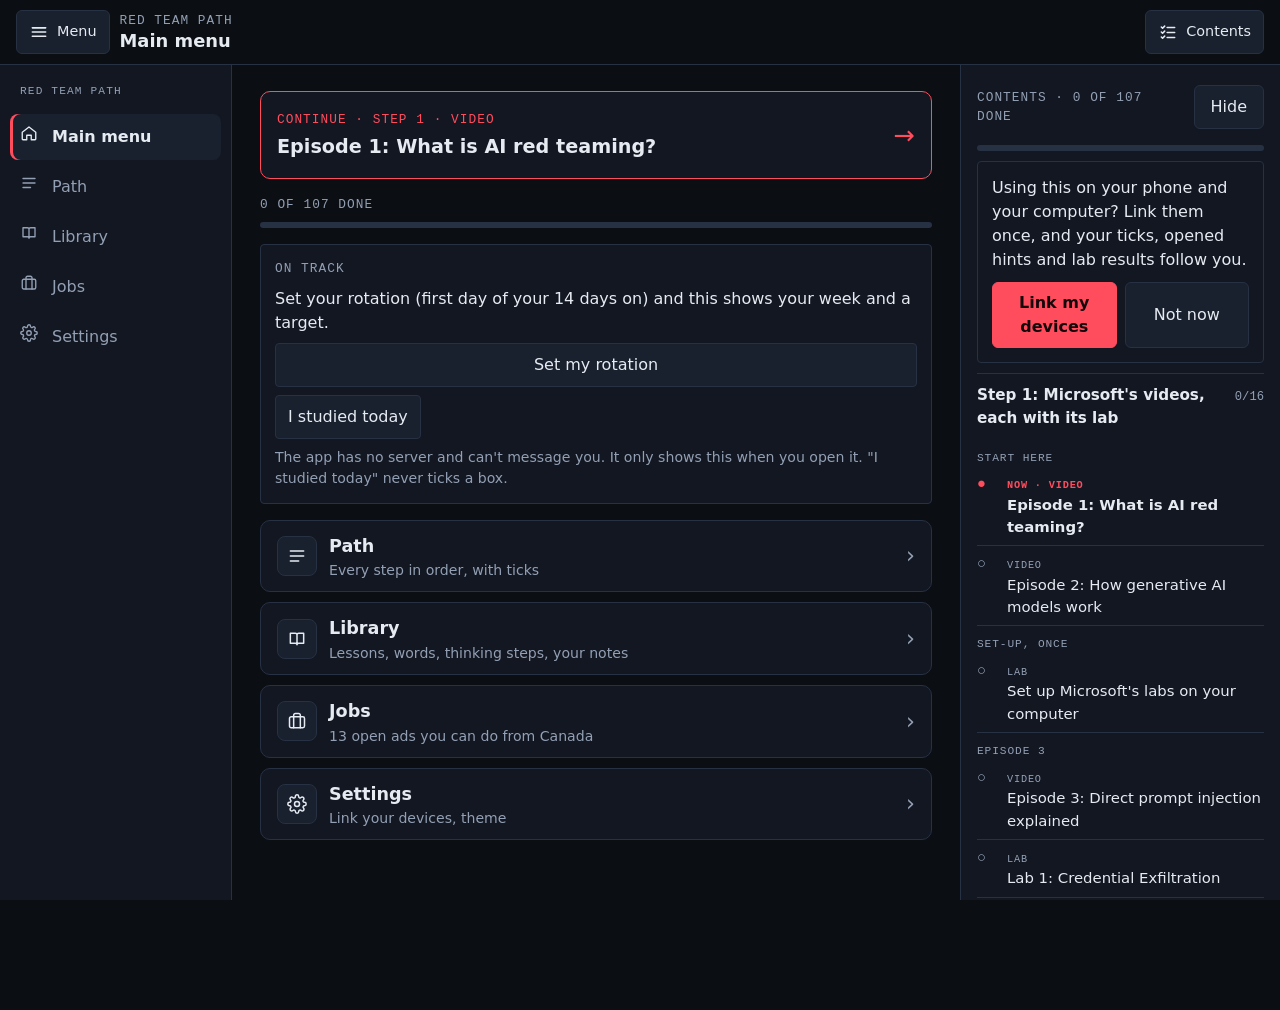
<file: index.html>
<!doctype html>
<html lang="en" data-theme="dark">
<head>
  <meta charset="utf-8">
  <meta name="viewport" content="width=device-width, initial-scale=1, maximum-scale=1, user-scalable=no, viewport-fit=cover">
  <title>Red Team Path</title>
  <meta name="description" content="An audited path into AI red teaming built around Microsoft's own videos, labs and courses, free apart from one optional set of labs.">
  <meta name="theme-color" content="#0B0E13">
  <meta name="apple-mobile-web-app-capable" content="yes">
  <meta name="mobile-web-app-capable" content="yes">
  <meta name="apple-mobile-web-app-status-bar-style" content="black-translucent">
  <meta name="apple-mobile-web-app-title" content="Red Team">
  <link rel="manifest" href="manifest.json">
  <link rel="icon" type="image/svg+xml" href="icons/icon.svg">
  <link rel="apple-touch-icon" href="icons/icon-180.png">
  <link rel="stylesheet" href="style.css?v=20261128b">
  <script>
    // Apply the saved theme before the first paint so the page never flashes the wrong one.
    try {
      var saved = JSON.parse(localStorage.getItem("redTeamPath.v2") || "{}").theme;
      if (saved === "light" || saved === "dark") document.documentElement.setAttribute("data-theme", saved);
    } catch (e) {}
  </script>
</head>
<body>
  <div class="app">
    <header class="top" id="top">
      <div class="top-in">
        <button type="button" id="nav-btn" aria-controls="nav" aria-label="Menu"><svg viewBox="0 0 24 24" width="20" height="20" fill="none" stroke="currentColor" stroke-width="1.9" stroke-linecap="round" stroke-linejoin="round" aria-hidden="true"><path d="M4 7h16M4 12h16M4 17h16"/></svg><span class="lbl">Menu</span></button>
        <div class="top-text">
          <div class="tag" id="top-tag"></div>
          <h1 id="top-title" tabindex="-1"></h1>
        </div>
        <button type="button" id="toc-btn" aria-controls="sheet" aria-label="Contents"><svg viewBox="0 0 24 24" width="20" height="20" fill="none" stroke="currentColor" stroke-width="1.9" stroke-linecap="round" stroke-linejoin="round" aria-hidden="true"><path d="M4 6l1.5 1.5L8 5M4 12l1.5 1.5L8 11M4 18l1.5 1.5L8 17M11 6.5h9M11 12.5h9M11 18.5h9"/></svg><span class="lbl">Contents</span></button>
      </div>
    </header>

    <div class="shell">
      <nav class="side side-nav" id="nav" aria-label="Menu"></nav>
      <main id="main">
        <p class="warning" id="storage-warning" hidden>Saving is not working in this browser (private mode, or storage is full). You can keep using the app, but ticks will be lost when you close it. Open the menu, then Settings, and link a device or copy a backup code to keep them.</p>
        <p class="warning" id="quiz-warning" hidden>Part of the app did not load (the quizzes), most likely a weak connection. Nothing is lost. Reload the page before you tick anything.</p>
        <noscript><p class="warning">This app needs JavaScript turned on to show your path.</p></noscript>
        <section class="view" id="view-home" aria-label="Main menu" hidden></section>
        <section class="view" id="view-now" aria-label="Now"></section>
        <section class="view" id="view-tutor" aria-label="Library" hidden></section>
        <section class="view" id="view-jobs" aria-label="Jobs" hidden></section>
        <section class="view" id="view-menu" aria-label="Settings" hidden></section>
      </main>
      <aside class="side side-toc" id="sheet" aria-label="Contents"></aside>
    </div>
    <div class="scrim" id="scrim" hidden></div>

    <div class="dock" id="dock"><div class="dock-in" id="dock-in"></div></div>
  </div>
  <script src="jobs.js"></script>
  <script src="quizzes.js?v=20261128b"></script>
  <script src="app.js?v=20261128b"></script>
</body>
</html>
</file>
<file: style.css>
/* Red Team Path: "mission console" look. Dark by default, light on request.
   Layout: a top strip (what you are on, and the Path button), one screen at a time, a bottom bar (what is next, and the buttons). */
:root {
  --bg: #0B0E13;
  --panel: #121722;
  --raised: #19202E;
  --line: #273144;
  --ink: #E6EBF2;
  --muted: #93A0B4;
  --accent: #FF4D5E;
  --accent-ink: #14060A;
  --ok: #35D0A5;
  --warn: #F2B84B;
  --focus: #7FB0FF;
  --mono: ui-monospace, "SF Mono", SFMono-Regular, Menlo, Consolas, "Liberation Mono", monospace;
  --sans: system-ui, -apple-system, "Segoe UI", Roboto, "Helvetica Neue", sans-serif;
  color-scheme: dark;
}
:root[data-theme="light"] {
  --bg: #EDF0F4;
  --panel: #FFFFFF;
  --raised: #F4F6F9;
  --line: #CBD3DE;
  --ink: #121821;
  --muted: #55607A;
  --accent: #C81E3A;
  --accent-ink: #FFFFFF;
  --ok: #0C7A60;
  --warn: #8A5A00;
  --focus: #1F5FBF;
  color-scheme: light;
}

* { box-sizing: border-box; }
html, body { margin: 0; }
body {
  background: var(--bg);
  color: var(--ink);
  font-family: var(--sans);
  font-size: 1rem; /* rem, so the phone's own text-size setting makes it bigger */
  line-height: 1.5;
  -webkit-text-size-adjust: 100%;
}
/* The app does not zoom on a phone. A stray pinch or double tap used to leave the page stuck zoomed in, with the
   text cut off at the edge. Scrolling up, down and sideways still works; pinch and double-tap zoom are switched off. */
html, body { touch-action: pan-x pan-y; }
/* Any field you can type into stays at 16px, so iOS never auto-zooms the page when it is tapped. */
input, textarea, select { font-size: 1rem; }
[hidden] { display: none !important; }
a { color: var(--accent); text-underline-offset: 3px; }
a:focus-visible, button:focus-visible, summary:focus-visible, input:focus-visible, textarea:focus-visible {
  outline: 2px solid var(--focus);
  outline-offset: 2px;
}
h1, h2, h3, p { margin: 0; }
.mono { font-family: var(--mono); font-size: 0.8rem; letter-spacing: 0.06em; font-variant-numeric: tabular-nums; }
.dim { color: var(--muted); }

.app { min-height: 100vh; --navw: 232px; --tocw: 320px; --toph: 64px; }
/* One column on a phone; on a wide screen the menu sits left and the contents right, each can be hidden and the choice is remembered. */
.shell { display: block; }
main { max-width: 44rem; margin: 0 auto; }

button {
  font: inherit;
  color: var(--ink);
  background: var(--raised);
  border: 1px solid var(--line);
  border-radius: 4px;
  padding: 8px 12px;
  cursor: pointer;
}
button:hover { border-color: var(--muted); }
button.ghost { font-family: var(--mono); font-size: 0.7rem; letter-spacing: 0.08em; padding: 4px 10px; min-height: 36px; background: transparent; }
button.primary { background: var(--accent); color: var(--accent-ink); border-color: var(--accent); font-weight: 600; }
/* Views */
main {
  padding-top: 18px;
  padding-bottom: calc(170px + env(safe-area-inset-bottom, 0px));
  padding-left: max(16px, env(safe-area-inset-left, 0px));
  padding-right: max(16px, env(safe-area-inset-right, 0px));
}
.view { display: flex; flex-direction: column; gap: 18px; }
.eyebrow { font-family: var(--mono); font-size: 0.74rem; letter-spacing: 0.1em; color: var(--accent); }
h1 { font-size: 1.35rem; line-height: 1.25; font-weight: 700; }
h2 { font-size: 1.05rem; line-height: 1.3; font-weight: 650; }
.lede { color: var(--muted); }
.block { display: flex; flex-direction: column; gap: 10px; }
.warning { border: 1px solid var(--warn); color: var(--warn); border-radius: 4px; padding: 10px 12px; margin-bottom: 14px; font-size: 0.92rem; }

/* Task cards */
.card {
  background: var(--panel);
  border: 1px solid var(--line);
  border-left: 3px solid var(--accent);
  border-radius: 4px;
  padding: 12px 14px;
  display: flex;
  flex-direction: column;
  gap: 8px;
  min-width: 0;
}
.card.done { border-left-color: var(--ok); }
.card .tag { font-family: var(--mono); font-size: 0.8rem; letter-spacing: 0.08em; color: var(--muted); text-transform: uppercase; }
.card .title { font-weight: 600; overflow-wrap: anywhere; }
.card.done .title { color: var(--muted); text-decoration: line-through; text-decoration-thickness: 1px; }
.why { font-size: 0.92rem; color: var(--muted); }
.why b { font-family: var(--mono); font-size: 0.7rem; letter-spacing: 0.08em; color: var(--ink); font-weight: 700; }
.card .acts { display: flex; flex-wrap: wrap; align-items: center; gap: 10px 18px; }
.check { display: inline-flex; align-items: center; gap: 8px; cursor: pointer; font-size: 0.92rem; }
.check input { width: 22px; height: 22px; margin: 0; accent-color: var(--ok); cursor: pointer; }
.open { font-family: var(--mono); font-size: 0.76rem; letter-spacing: 0.06em; text-decoration: none; border: 1px solid var(--line); border-radius: 4px; padding: 5px 12px; min-height: 44px; display: inline-flex; align-items: center; color: var(--ink); }
.open:hover { border-color: var(--accent); }
.note { font-size: 0.9rem; color: var(--muted); border-left: 2px solid var(--line); padding-left: 10px; }

/* Reference rows */
.rows { border-top: 1px solid var(--line); }
.row { padding: 12px 0; border-bottom: 1px solid var(--line); display: flex; flex-direction: column; gap: 4px; }
.row .meta { font-family: var(--mono); font-size: 0.7rem; letter-spacing: 0.08em; color: var(--muted); text-transform: uppercase; }
.row p { font-size: 0.93rem; }
.pill { display: inline-block; font-family: var(--mono); font-size: 0.66rem; letter-spacing: 0.08em; padding: 2px 7px; border-radius: 3px; border: 1px solid var(--line); margin-right: 8px; white-space: nowrap; }
.pill.ok { color: var(--ok); border-color: var(--ok); }
.pill.no { color: var(--warn); border-color: var(--warn); }
.pill.changed { color: var(--accent); border-color: var(--accent); }
ul.plain { margin: 0; padding-left: 1.15rem; display: flex; flex-direction: column; gap: 8px; font-size: 0.95rem; }
pre.template, textarea {
  margin: 0;
  width: 100%;
  background: var(--panel);
  color: var(--ink);
  border: 1px solid var(--line);
  border-radius: 4px;
  padding: 12px;
  font-family: var(--mono);
  font-size: 0.8rem;
  line-height: 1.55;
  white-space: pre-wrap;
  overflow-wrap: anywhere;
}
textarea { min-height: 84px; resize: vertical; font-size: 1rem; }
.btnrow { display: flex; flex-wrap: wrap; align-items: center; gap: 10px 14px; }
.status-line { font-size: 0.9rem; color: var(--muted); }

/* Words tab: one row per word. In "Test me" the meanings start closed. */
details.word { padding: 10px 0; border-bottom: 1px solid var(--line); }
details.word > summary { list-style: none; cursor: pointer; display: flex; align-items: center; gap: 10px; min-height: 40px; }
details.word > summary::-webkit-details-marker { display: none; }
details.word > summary::after { content: "+"; flex: 0 0 auto; width: 1ch; font-family: var(--mono); color: var(--muted); }
details.word[open] > summary::after { content: "\2013"; }
.word .term { flex: 1 1 auto; min-width: 0; font-weight: 600; overflow-wrap: anywhere; }
.word .where { flex: 0 0 auto; font-family: var(--mono); font-size: 0.8rem; letter-spacing: 0.08em; color: var(--muted); white-space: nowrap; }
.word p { margin-top: 4px; font-size: 0.93rem; }
#test-btn { font-family: var(--mono); font-size: 0.78rem; letter-spacing: 0.06em; min-height: 40px; }
#test-btn[aria-pressed="true"] { border-color: var(--ok); color: var(--ok); }

/* Jobs tab: one card per ad. */
.card.ad { border-left-color: var(--line); }
.card.ad .pay { font-family: var(--mono); font-size: 0.78rem; letter-spacing: 0.02em; color: var(--ok); }
.card.ad p { font-size: 0.93rem; }
.card.ad .checked { font-family: var(--mono); font-size: 0.8rem; letter-spacing: 0.06em; color: var(--muted); text-transform: uppercase; }
.card.ad .checked.stale { color: var(--warn); }
details.fold > .card { border-left-width: 1px; }

/* Now tab: one card, two big buttons. */
.card.now { padding: 16px; gap: 12px; }
.card.now .title { font-size: 1.2rem; line-height: 1.3; }
.big { display: flex; align-items: center; justify-content: center; width: 100%; min-height: 52px; padding: 8px 12px; font-family: var(--sans); font-size: 1.02rem; font-weight: 650; letter-spacing: 0; border-radius: 6px; text-decoration: none; text-align: center; }
a.big.open { border: 1px solid var(--muted); background: var(--raised); color: var(--ink); }
button.big:disabled { opacity: 1; color: var(--muted); border-style: dashed; cursor: default; }
.after { font-size: 0.92rem; color: var(--muted); }
.after b { font-family: var(--mono); font-size: 0.7rem; letter-spacing: 0.08em; color: var(--ink); font-weight: 700; }
.ticked { display: flex; flex-wrap: wrap; align-items: center; gap: 6px 12px; font-size: 0.9rem; color: var(--ok); }
h1:focus { outline: none; }

/* Folded extras: a lesson's new words, the write-up template, the backup code. */
details.fold { border: 1px solid var(--line); border-radius: 4px; padding: 0 12px; }
details.fold > summary { cursor: pointer; padding: 10px 0; min-height: 44px; display: flex; align-items: center; font-size: 0.93rem; list-style: none; }
details.fold > summary::-webkit-details-marker { display: none; }
details.fold > summary::after { content: "+"; margin-left: auto; padding-left: 10px; font-family: var(--mono); color: var(--muted); }
details.fold[open] > summary::after { content: "\2013"; }
details.fold[open] { padding-bottom: 12px; }
details.fold > :not(summary) + :not(summary) { margin-top: 10px; }
details.fold .rows { border-top: 0; }
details.fold .row:first-child { padding-top: 0; }
details.fold .row:last-child { border-bottom: 0; padding-bottom: 0; }

/* Menu: panels and text boxes. 16px text stops phones zooming in when a box is tapped. */
.panel { background: var(--panel); border: 1px solid var(--line); border-radius: 4px; padding: 14px; }
input[type="text"], input[type="search"] { width: 100%; font-family: var(--sans); font-size: 1rem; color: var(--ink); background: var(--panel); border: 1px solid var(--line); border-radius: 4px; padding: 10px 12px; min-height: 44px; }
.panel input[type="text"], .panel textarea { background: var(--bg); }

/* Linking devices: the short code, shown big enough to read across a desk. */
.pin { border: 1px dashed var(--line); border-radius: 4px; padding: 12px; display: flex; flex-direction: column; gap: 6px; }
.pin-code { font-family: var(--mono); font-size: 1.9rem; font-weight: 700; letter-spacing: 0.12em; color: var(--ink); user-select: all; }
#pair-box { font-family: var(--mono); font-size: 1.125rem; letter-spacing: 0.1em; text-transform: uppercase; max-width: 16rem; }
.linkline { font-size: 0.9rem; color: var(--muted); }

/* Videos play inside the Now card. */
button.big.open { border: 1px solid var(--muted); background: var(--raised); color: var(--ink); }
.player-box { display: flex; flex-direction: column; gap: 8px; }
#player { display: block; width: 100%; aspect-ratio: 16 / 9; border: 1px solid var(--line); border-radius: 6px; background: #000; }

/* "How to do this": numbered steps inside a card. */
ol.steps { margin: 0; padding-left: 1.35rem; display: flex; flex-direction: column; gap: 8px; font-size: 0.93rem; }
ol.steps li::marker { font-family: var(--mono); font-size: 0.8rem; color: var(--muted); }

/* Tutor: the three parts, lesson and lab rows, and quiz options. */
.seg { display: flex; flex-wrap: wrap; gap: 6px; }
.seg button { flex: 1 1 auto; min-height: 44px; }
.seg button[aria-pressed="true"] { border-color: var(--accent); font-weight: 600; }
.rowbtn { display: flex; width: 100%; min-height: 44px; align-items: center; justify-content: space-between; gap: 10px; text-align: left; }
.rowbtn.done { border-left: 3px solid var(--ok); }
.rowbtn .mark-done { font-family: var(--mono); color: var(--muted); }
.rowbtn.done .mark-done { color: var(--ok); }
.opts { display: flex; flex-direction: column; gap: 8px; }
.opt { width: 100%; min-height: 44px; text-align: left; }
.opt.right { border-color: var(--ok); }
.opt.wrong { border-color: var(--warn); }
.note.hint { border-left-color: var(--warn); color: var(--ink); }

/* Notes and write-ups: a plain writing box that saves as you type. */
.note-box { display: flex; flex-direction: column; gap: 8px; }
.note-area { font-family: var(--sans); line-height: 1.5; min-height: 150px; }
.note-area.big-note { min-height: 46vh; }

/* ---------- Layout: the app opens on what you are doing. Top strip, one screen, bottom bar, and a pull-up Path list. ---------- */
.top {
  position: sticky; top: 0; z-index: 5; background: var(--bg); border-bottom: 1px solid var(--line);
  padding: calc(10px + env(safe-area-inset-top, 0px)) max(16px, env(safe-area-inset-right, 0px)) 10px max(16px, env(safe-area-inset-left, 0px));
}
.top-in { display: flex; gap: 10px; align-items: center; justify-content: space-between; }
.top-text { min-width: 0; }
.top h1 { font-size: 1.12rem; overflow-wrap: anywhere; }
.tag { font-family: var(--mono); font-size: 0.8rem; letter-spacing: 0.08em; color: var(--muted); text-transform: uppercase; }
.tag.red { color: var(--accent); }
#nav-btn, #toc-btn { flex: 0 0 auto; min-height: 44px; min-width: 44px; padding: 6px 12px; border-radius: 6px; font-size: 1rem; }
#nav-btn, #toc-btn { display: inline-flex; align-items: center; gap: 8px; }
#nav-btn .lbl, #toc-btn .lbl { font-size: 0.9rem; }
.top-in { justify-content: flex-start; }
.top-text { flex: 1 1 auto; }
@media (max-width: 560px) { #nav-btn .lbl, #toc-btn .lbl { display: none; } }
/* the main menu */
#view-home { display: flex; flex-direction: column; gap: 16px; padding-top: 8px; }
#view-home[hidden] { display: none; }
.continue { display: grid; grid-template-columns: 1fr auto; gap: 6px 12px; align-items: center; width: 100%; text-align: left;
  padding: 18px 16px; border-radius: 10px; border: 1px solid var(--accent); background: var(--panel); }
.continue .tag { grid-column: 1; }
.continue .ctitle { grid-column: 1; font-size: 1.2rem; font-weight: 650; line-height: 1.3; color: var(--ink); }
.continue .carrow { grid-column: 2; grid-row: 1 / span 2; font-size: 1.6rem; color: var(--accent); }
.progress { display: flex; flex-direction: column; gap: 8px; }
.bars { display: flex; flex-direction: column; gap: 10px; }
.mbar { display: grid; grid-template-columns: 40px minmax(0, 1fr) auto; gap: 12px; align-items: center; width: 100%; min-height: 72px; padding: 12px 16px; border-radius: 10px; text-align: left; background: var(--panel); }
.mbar .mico { width: 40px; height: 40px; border-radius: 8px; border: 1px solid var(--line); background: var(--raised); display: grid; place-items: center; color: var(--ink); }
.mbar .mico svg { width: 20px; height: 20px; }
.mbar .mtext { display: flex; flex-direction: column; gap: 2px; min-width: 0; }
.mbar .mname { font-size: 1.1rem; font-weight: 650; color: var(--ink); }
.mbar .msub { font-size: 0.88rem; color: var(--muted); line-height: 1.3; }
.mbar .mgo { font-size: 1.4rem; color: var(--muted); }
.small { font-size: 0.88rem; color: var(--muted); }

/* A lab's tutor page: six plain parts. */
.part h2 { font-family: var(--mono); font-size: 0.8rem; letter-spacing: 0.08em; text-transform: uppercase; color: var(--muted); font-weight: 600; margin-bottom: 4px; }
.part { display: flex; flex-direction: column; gap: 8px; }
.part > h2 + * { margin-top: -4px; }
.part p, .part li { font-size: 1.04rem; }
.part p.small { font-size: 0.88rem; }
.part ul { margin: 0; padding-left: 1.2rem; display: flex; flex-direction: column; gap: 6px; }
.hintbox { border-left: 3px solid var(--warn); background: var(--raised); padding: 10px 12px; border-radius: 0 6px 6px 0; }
.hintbox:focus { outline: none; }
button.wide { width: 100%; min-height: 48px; border-radius: 6px; font-size: 1rem; }
button:disabled { opacity: 1; color: var(--muted); border-style: dashed; cursor: default; }
.answer { border: 1px solid var(--ok); border-radius: 6px; padding: 12px; display: flex; flex-direction: column; gap: 10px; }
.answer:focus { outline: none; }
pre.msg { margin: 0; font-family: var(--mono); font-size: 0.86rem; line-height: 1.5; background: var(--bg); border: 1px solid var(--line); border-radius: 6px; padding: 10px; white-space: pre-wrap; overflow-wrap: anywhere; }
.badge { display: inline-block; font-family: var(--mono); font-size: 0.8rem; letter-spacing: 0.06em; padding: 1px 8px; border-radius: 999px; border: 1px solid var(--ok); color: var(--ok); }
.badge.un { border-color: var(--warn); color: var(--warn); }

/* Bottom bar: what is next, and the buttons for this box. */
.dock {
  position: fixed; left: 0; right: 0; bottom: 0; z-index: 6; background: var(--panel); border-top: 1px solid var(--line);
  padding: 8px max(12px, env(safe-area-inset-right, 0px)) calc(8px + env(safe-area-inset-bottom, 0px)) max(12px, env(safe-area-inset-left, 0px));
}
.dock-in { max-width: 44rem; margin: 0 auto; display: flex; flex-direction: column; gap: 6px; }
.dock-line { display: flex; align-items: center; justify-content: space-between; gap: 10px; min-height: 24px; }
.dock .two { display: grid; grid-template-columns: 1fr 1fr; gap: 8px; }
.dock button { width: 100%; min-height: 50px; border-radius: 6px; font-size: 1rem; }
.dock button.ok { border-color: var(--ok); color: var(--ok); font-weight: 650; }
.dock button.textbtn { width: auto; min-height: 44px; padding: 2px 0; border: 0; background: transparent; color: var(--muted); font-size: 0.84rem; text-decoration: underline; flex: 0 0 auto; }

/* The two side panels: Menu (left) and Contents (right). On a phone they slide in over the screen. */
.side { background: var(--panel); overflow: auto; overscroll-behavior: contain; display: flex; flex-direction: column; gap: 10px; }
.side-nav { padding: 14px 10px; gap: 4px; }
.sheet-panel { display: flex; flex-direction: column; gap: 10px; padding: 14px 16px calc(24px + env(safe-area-inset-bottom, 0px)); }
.nav-brand { font-family: var(--mono); font-size: 0.7rem; letter-spacing: 0.1em; color: var(--muted); text-transform: uppercase; padding: 4px 10px 10px; }
.navi { display: grid; grid-template-columns: 22px minmax(0, 1fr); gap: 10px; align-items: center; width: 100%; min-height: 46px; padding: 8px 10px; border: 0; border-radius: 8px; background: transparent; color: var(--muted); text-align: left; font-size: 1rem; }
.navi svg { width: 18px; height: 18px; }
.navi:hover { background: var(--raised); color: var(--ink); }
.navi.on { background: var(--raised); color: var(--ink); font-weight: 650; box-shadow: inset 3px 0 0 var(--accent); }
.nav-foot { margin-top: auto; padding: 10px; display: flex; flex-direction: column; gap: 6px; }
.scrim { position: fixed; inset: 0; z-index: 19; background: rgba(0, 0, 0, 0.6); }
@media (max-width: 999.98px) {
  .side { position: fixed; top: 0; bottom: 0; z-index: 20; width: min(86vw, 340px); padding-top: env(safe-area-inset-top, 0px); visibility: hidden; transition: transform 0.22s ease, visibility 0s linear 0.22s; }
  .side-nav { left: 0; border-right: 1px solid var(--line); transform: translateX(-102%); padding-left: max(10px, env(safe-area-inset-left, 0px)); }
  .side-toc { right: 0; border-left: 1px solid var(--line); transform: translateX(102%); }
  .side-toc .sheet-panel { padding-right: max(16px, env(safe-area-inset-right, 0px)); }
  html.nav-open .side-nav, html.toc-open .side-toc { transform: none; visibility: visible; transition: transform 0.22s ease; }
  html.nav-open, html.nav-open body, html.toc-open, html.toc-open body { overflow: hidden; }
}
@media (prefers-reduced-motion: reduce) { *, *::before, *::after { transition: none !important; animation: none !important; scroll-behavior: auto !important; } }
@media (min-width: 1000px) {
  .shell { display: grid; grid-template-columns: var(--navw) minmax(0, 1fr) var(--tocw); align-items: start; }
  html.nav-closed .shell { grid-template-columns: 0 minmax(0, 1fr) var(--tocw); }
  html.toc-closed .shell { grid-template-columns: var(--navw) minmax(0, 1fr) 0; }
  html.nav-closed.toc-closed .shell { grid-template-columns: 0 minmax(0, 1fr) 0; }
  html.nav-closed .side-nav, html.toc-closed .side-toc { visibility: hidden; overflow: hidden; padding: 0; border: 0; }
  .side { position: sticky; top: var(--toph); height: calc(100vh - var(--toph)); }
  .side-nav { border-right: 1px solid var(--line); }
  .side-toc { border-left: 1px solid var(--line); }
  main { width: 100%; }
  .scrim { display: none; }
  .side-toc .prow { min-height: 38px; padding: 7px 0; font-size: 0.93rem; }
  .side-toc details.pstep > summary { padding: 10px 0; font-size: 0.95rem; }
  .dock { left: var(--navw); right: var(--tocw); }
  html.nav-closed .dock { left: 0; }
  html.toc-closed .dock { right: 0; }
}
.sheet-head { display: flex; align-items: center; justify-content: space-between; gap: 10px; position: sticky; top: -14px; z-index: 1; background: var(--panel); padding: 6px 0; }
.sheet-head button { min-height: 44px; padding: 6px 16px; border-radius: 6px; }
.meter { height: 6px; background: var(--line); border-radius: 3px; overflow: hidden; }
.meter > span { display: block; height: 100%; background: var(--ok); }
details.pstep { border-top: 1px solid var(--line); }
details.pstep > summary { list-style: none; cursor: pointer; display: flex; justify-content: space-between; gap: 12px; align-items: baseline; padding: 12px 0; min-height: 44px; font-weight: 650; }
details.pstep > summary::-webkit-details-marker { display: none; }
.pstep .scount { font-family: var(--mono); font-size: 0.76rem; color: var(--muted); font-weight: 400; }
.side-toc .glabel { font-family: var(--mono); font-size: 0.7rem; letter-spacing: 0.08em; color: var(--muted); text-transform: uppercase; margin-top: 10px; }
.prow { display: grid; grid-template-columns: 22px minmax(0, 1fr); gap: 8px; width: 100%; text-align: left; background: transparent; border: 0; border-bottom: 1px solid var(--line); border-radius: 0; padding: 10px 0; min-height: 48px; align-items: baseline; }
.prow .pm { font-family: var(--mono); color: var(--muted); }
.prow .k { display: block; font-family: var(--mono); font-size: 0.64rem; letter-spacing: 0.08em; color: var(--muted); }
.prow.done { color: var(--muted); }
.prow.done .pm { color: var(--ok); }
.prow.now { font-weight: 650; }
.prow.now .pm, .prow.now .k { color: var(--accent); }
.also { display: grid; grid-template-columns: 1fr 1fr; gap: 8px; }
.also button { min-height: 48px; border-radius: 6px; }
#link-prompt { display: flex; flex-direction: column; gap: 10px; }

/* Scope 2: code in quizzes, the on-track and review cards, Explain it back */
pre.qcode { margin: 0; }
.opt.mono { font-family: var(--mono); white-space: pre-wrap; }
.track, .review { display: flex; flex-direction: column; gap: 8px; }
.track .line, .review .line { margin: 0; }
.track .btnrow button, .review button { align-self: flex-start; }
#rotation-date { min-height: 40px; background: var(--bg); color: var(--ink); border: 1px solid var(--line); border-radius: 4px; padding: 6px 8px; font: inherit; }
/* Scope 2, Part 2: the GitHub check */
#gh-user { min-height: 40px; min-width: 0; flex: 1 1 12em; background: var(--bg); color: var(--ink); border: 1px solid var(--line); border-radius: 4px; padding: 6px 8px; font: inherit; }
#gh-result li { overflow-wrap: anywhere; }
#gh-result li.ok { color: var(--ok); }
#gh-result li.bad { color: var(--warn); }

/* Scope 2, Part 3: the link proof */
#proof-link { min-height: 40px; min-width: 0; flex: 1 1 16em; background: var(--bg); color: var(--ink); border: 1px solid var(--line); border-radius: 4px; padding: 6px 8px; font: inherit; }

/* Scope 3, fix 22 (audit G): ease of use */
html { scroll-padding-top: 170px; scroll-padding-bottom: 150px; } /* a control reached with Tab is never left under the top strip or the bottom bar */
::placeholder { color: var(--muted); opacity: 1; }
input[type="text"], input[type="search"], textarea { border-color: var(--muted); }
button, summary { min-height: 44px; }
#quiz-box:focus, #top-title:focus { outline: none; }
</file>
